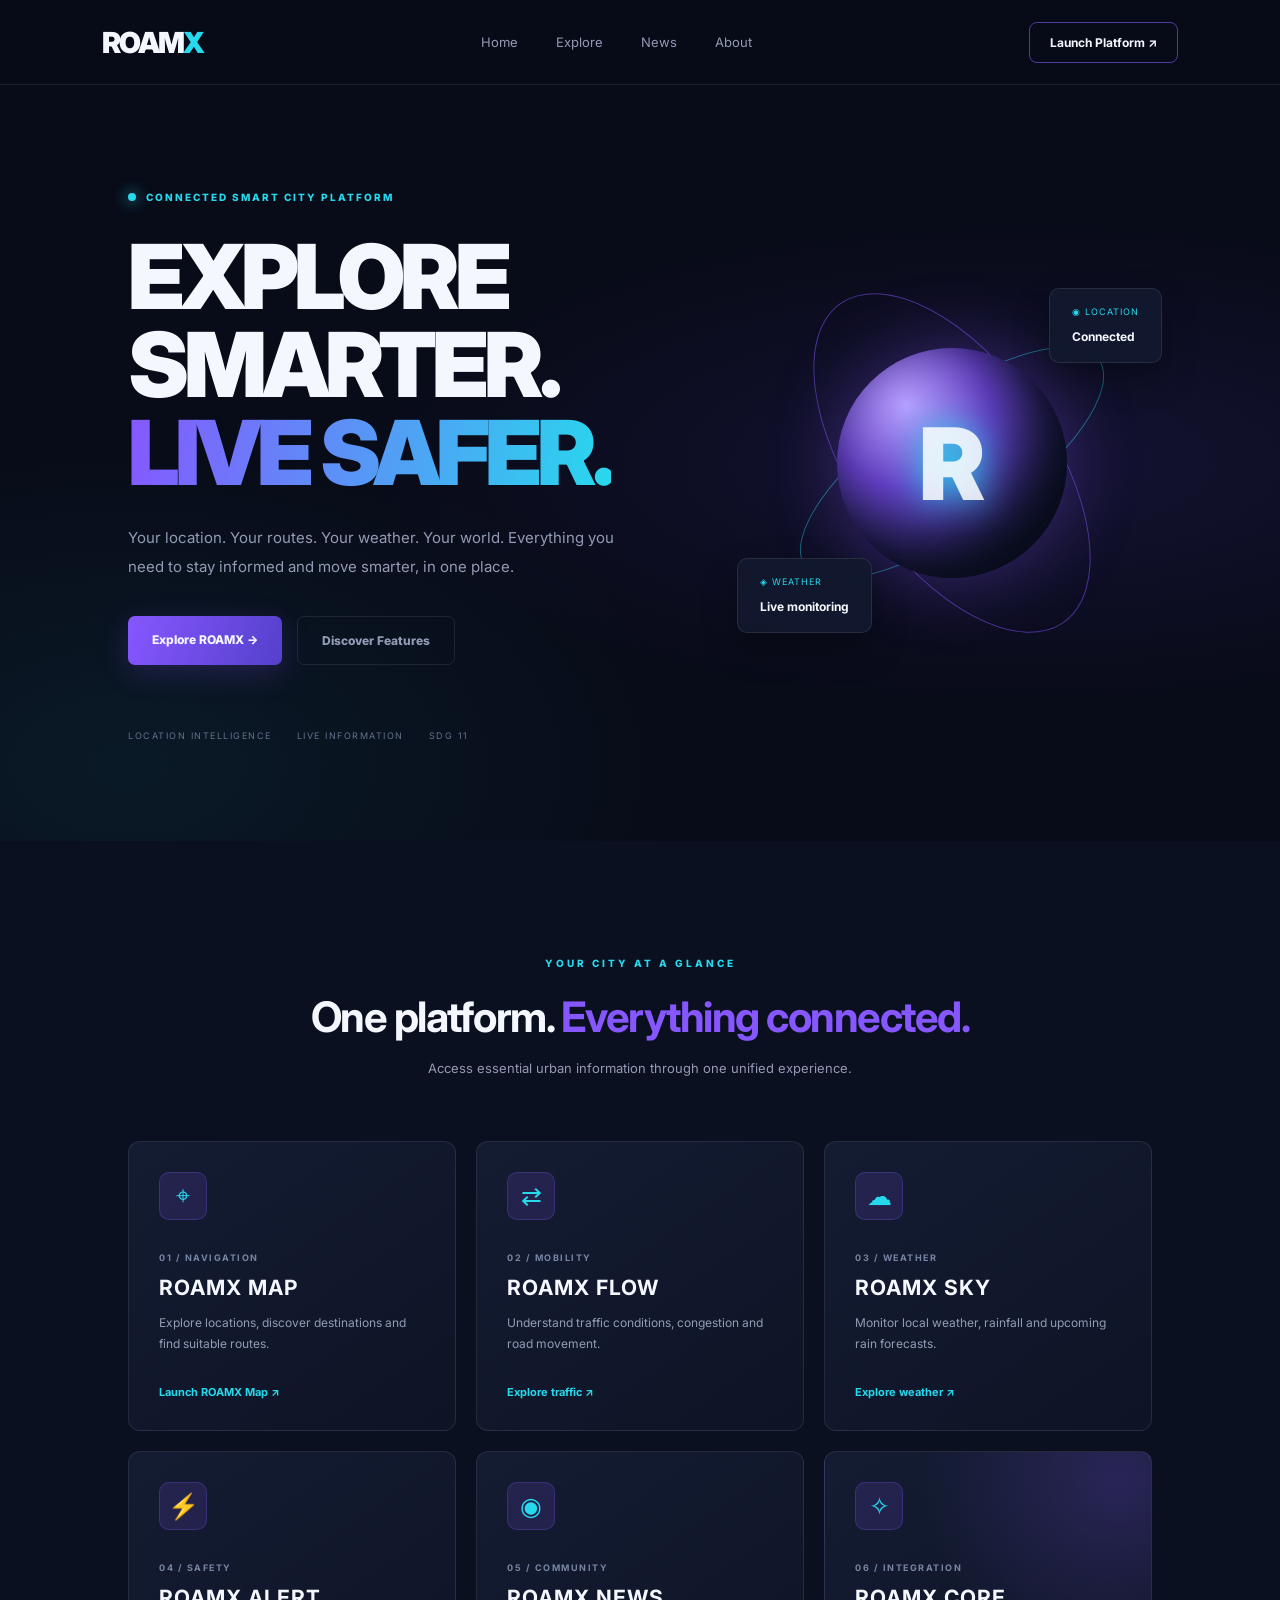
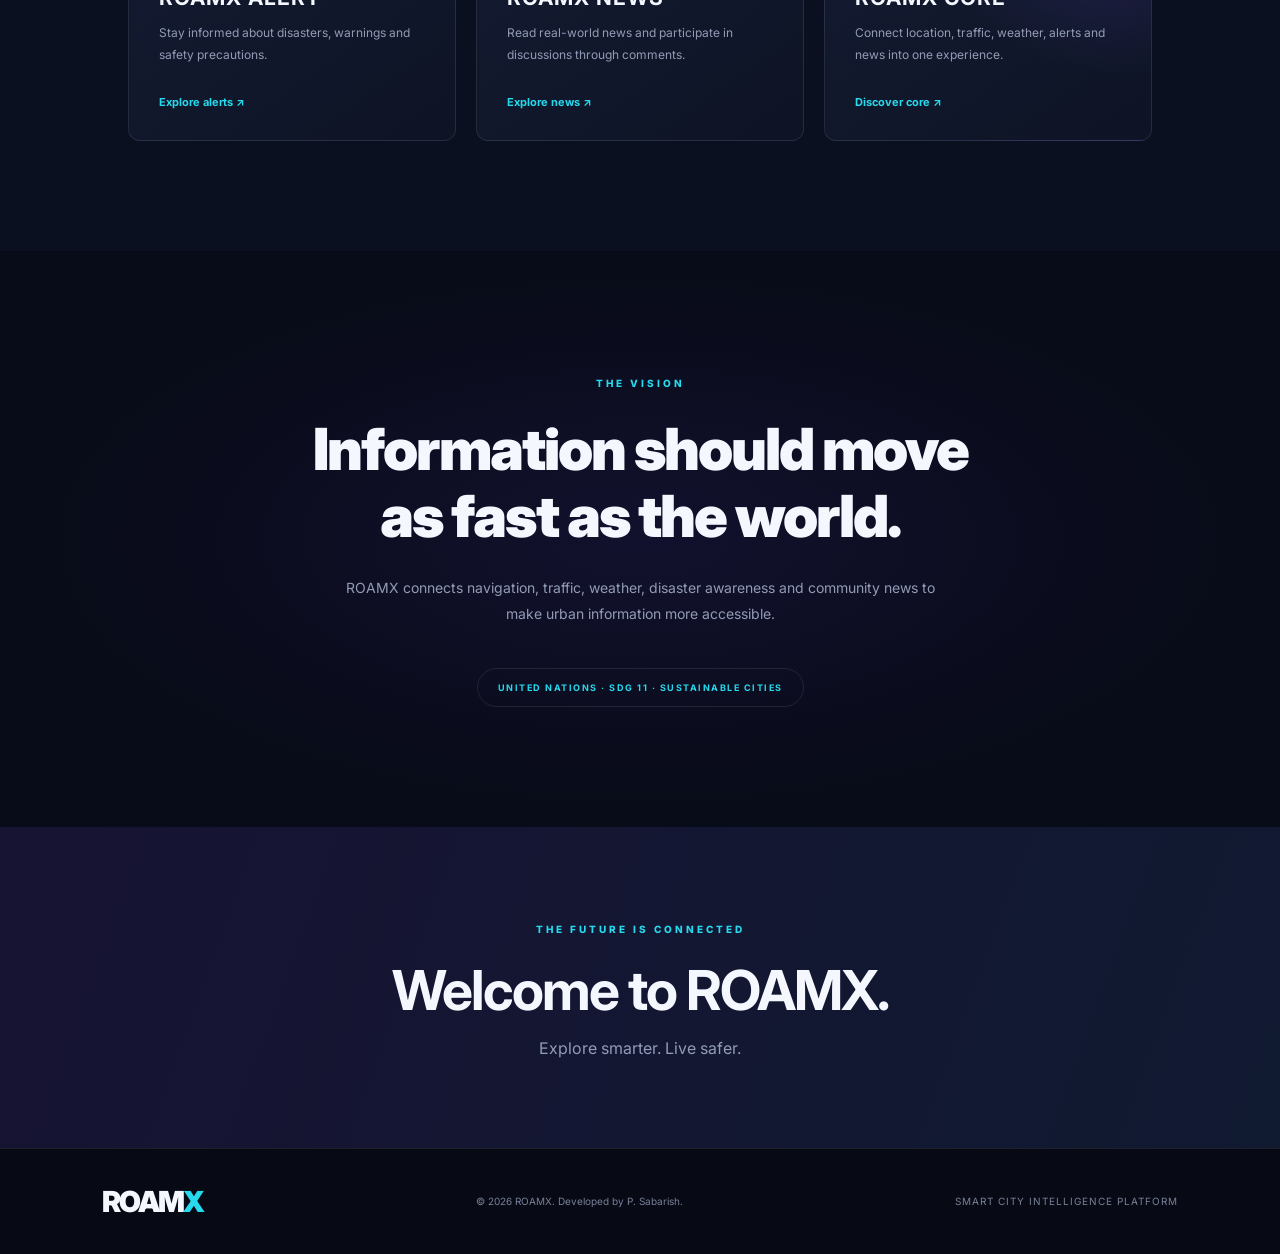
<file: index.html>
<!DOCTYPE html>
<html lang="en">
<head>
    <meta charset="UTF-8">
    <meta name="viewport" content="width=device-width, initial-scale=1.0">
    <meta name="theme-color" content="#080b18">
    <meta name="description" content="ROAMX — Explore smarter. Live safer. Your connected smart city platform.">
    <title>ROAMX | Smart City Intelligence</title>

    <link rel="preconnect" href="https://fonts.googleapis.com">
    <link rel="preconnect" href="https://fonts.gstatic.com" crossorigin>
    <link href="https://fonts.googleapis.com/css2?family=Inter:wght@400;500;600;700;800&display=swap" rel="stylesheet">

    <link rel="stylesheet" href="style.css">
</head>
<body>

    <header class="navbar">
        <a href="#" class="logo">ROAM<span>X</span></a>

        <nav>
            <a href="#home">Home</a>
            <a href="#features">Explore</a>
            <a href="#news">News</a>
            <a href="#about">About</a>
        </nav>

        <a href="#dashboard" class="nav-button">Launch Platform ↗</a>
    </header>

    <main>
        <section class="hero" id="home">
            <div class="hero-content">
                <div class="status">
                    <span class="pulse"></span>
                    CONNECTED SMART CITY PLATFORM
                </div>

                <h1>
                    EXPLORE<br>
                    SMARTER.<br>
                    <span>LIVE SAFER.</span>
                </h1>

                <p>
                    Your location. Your routes. Your weather.
                    Your world. Everything you need to stay
                    informed and move smarter, in one place.
                </p>

                <div class="hero-actions">
                    <a href="#dashboard" class="primary-button">
                        Explore ROAMX →
                    </a>
                    <a href="#features" class="secondary-button">
                        Discover Features
                    </a>
                </div>

                <div class="hero-meta">
                    <span>LOCATION INTELLIGENCE</span>
                    <span>LIVE INFORMATION</span>
                    <span>SDG 11</span>
                </div>
            </div>

            <div class="hero-visual">
                <div class="orbit orbit-one"></div>
                <div class="orbit orbit-two"></div>

                <div class="planet">
                    <div class="planet-text">R</div>
                </div>

                <div class="floating-card card-top">
                    <span>◉ LOCATION</span>
                    <strong>Connected</strong>
                </div>

                <div class="floating-card card-bottom">
                    <span>◈ WEATHER</span>
                    <strong>Live monitoring</strong>
                </div>
            </div>
        </section>

        <section class="dashboard" id="dashboard">
            <div class="section-heading">
                <span>YOUR CITY AT A GLANCE</span>
                <h2>One platform. <span>Everything connected.</span></h2>
                <p>Access essential urban information through one unified experience.</p>
            </div>

            <div class="dashboard-grid">
                <article class="feature-card" id="map">
                    <div class="feature-icon">⌖</div>
                    <span>01 / NAVIGATION</span>
                    <h3>ROAMX MAP</h3>
                    <p>Explore locations, discover destinations and find suitable routes.</p>
                    <a href="map.html">Launch ROAMX Map ↗</a>
                </article>

                <article class="feature-card" id="traffic">
                    <div class="feature-icon">⇄</div>
                    <span>02 / MOBILITY</span>
                    <h3>ROAMX FLOW</h3>
                    <p>Understand traffic conditions, congestion and road movement.</p>
                    <a href="#features">Explore traffic ↗</a>
                </article>

                <article class="feature-card" id="weather">
                    <div class="feature-icon">☁</div>
                    <span>03 / WEATHER</span>
                    <h3>ROAMX SKY</h3>
                    <p>Monitor local weather, rainfall and upcoming rain forecasts.</p>
                    <a href="#features">Explore weather ↗</a>
                </article>

                <article class="feature-card" id="alerts">
                    <div class="feature-icon">⚡</div>
                    <span>04 / SAFETY</span>
                    <h3>ROAMX ALERT</h3>
                    <p>Stay informed about disasters, warnings and safety precautions.</p>
                    <a href="#features">Explore alerts ↗</a>
                </article>

                <article class="feature-card" id="news">
                    <div class="feature-icon">◉</div>
                    <span>05 / COMMUNITY</span>
                    <h3>ROAMX NEWS</h3>
                    <p>Read real-world news and participate in discussions through comments.</p>
                    <a href="#features">Explore news ↗</a>
                </article>

                <article class="feature-card core-card">
                    <div class="feature-icon">✧</div>
                    <span>06 / INTEGRATION</span>
                    <h3>ROAMX CORE</h3>
                    <p>Connect location, traffic, weather, alerts and news into one experience.</p>
                    <a href="#about">Discover core ↗</a>
                </article>
            </div>
        </section>

        <section class="about" id="about">
            <span>THE VISION</span>
            <h2>Information should move<br>as fast as the world.</h2>
            <p>
                ROAMX connects navigation, traffic, weather,
                disaster awareness and community news to make
                urban information more accessible.
            </p>
            <div class="sdg">UNITED NATIONS · SDG 11 · SUSTAINABLE CITIES</div>
        </section>

        <section class="footer-cta" id="features">
            <span>THE FUTURE IS CONNECTED</span>
            <h2>Welcome to ROAMX.</h2>
            <p>Explore smarter. Live safer.</p>
        </section>
    </main>

    <footer>
        <a href="#" class="logo">ROAM<span>X</span></a>
        <p>© 2026 ROAMX. Developed by P. Sabarish.</p>
        <span>SMART CITY INTELLIGENCE PLATFORM</span>
    </footer>

</body>
</html>
</file>
<file: style.css>
@import url('https://fonts.googleapis.com/css2?family=Inter:wght@400;500;600;700;800;900&display=swap');

:root {
    --bg: #080b18;
    --surface: #101629;
    --surface-light: #151e35;
    --violet: #8657ff;
    --cyan: #27d9ed;
    --text: #f5f7ff;
    --muted: #929bb5;
    --border: rgba(255,255,255,0.09);
}

* {
    margin: 0;
    padding: 0;
    box-sizing: border-box;
}

html {
    scroll-behavior: smooth;
}

body {
    font-family: 'Inter', sans-serif;
    background: var(--bg);
    color: var(--text);
    overflow-x: hidden;
}

a {
    color: inherit;
    text-decoration: none;
}

/* NAVIGATION */

.navbar {
    width: 100%;
    height: 85px;
    padding: 0 8%;
    display: flex;
    align-items: center;
    justify-content: space-between;
    border-bottom: 1px solid var(--border);
    background: rgba(8,11,24,0.92);
    position: sticky;
    top: 0;
    z-index: 100;
    backdrop-filter: blur(20px);
}

.logo {
    font-size: 29px;
    font-weight: 900;
    letter-spacing: -2px;
}

.logo span {
    color: var(--cyan);
}

.navbar nav {
    display: flex;
    gap: 38px;
}

.navbar nav a {
    font-size: 13px;
    color: var(--muted);
    transition: 0.3s;
}

.navbar nav a:hover {
    color: var(--cyan);
}

.nav-button {
    padding: 12px 20px;
    border: 1px solid rgba(134,87,255,0.6);
    border-radius: 8px;
    font-size: 12px;
    font-weight: 700;
    transition: 0.3s;
}

.nav-button:hover {
    background: var(--violet);
}

/* HERO */

.hero {
    min-height: 690px;
    padding: 100px 10%;
    display: flex;
    align-items: center;
    justify-content: space-between;
    gap: 50px;
    position: relative;
    overflow: hidden;
    background:
        radial-gradient(ellipse at 80% 50%, rgba(85,57,190,0.16), transparent 45%),
        radial-gradient(ellipse at 10% 90%, rgba(39,217,237,0.07), transparent 35%);
}

.hero-content {
    max-width: 650px;
    z-index: 2;
}

.status {
    display: inline-flex;
    align-items: center;
    gap: 10px;
    color: var(--cyan);
    font-size: 10px;
    font-weight: 800;
    letter-spacing: 2px;
    margin-bottom: 30px;
}

.pulse {
    width: 8px;
    height: 8px;
    border-radius: 50%;
    background: var(--cyan);
    box-shadow: 0 0 15px var(--cyan);
}

.hero h1 {
    font-size: clamp(55px, 7vw, 92px);
    line-height: 0.98;
    font-weight: 900;
    letter-spacing: -5px;
}

.hero h1 span {
    background: linear-gradient(100deg, var(--violet), var(--cyan));
    -webkit-background-clip: text;
    background-clip: text;
    color: transparent;
}

.hero-content > p {
    max-width: 490px;
    color: var(--muted);
    font-size: 15px;
    line-height: 1.9;
    margin-top: 28px;
}

.hero-actions {
    display: flex;
    gap: 15px;
    margin-top: 35px;
    flex-wrap: wrap;
}

.primary-button,
.secondary-button {
    padding: 16px 24px;
    border-radius: 7px;
    font-size: 12px;
    font-weight: 800;
    transition: 0.3s;
}

.primary-button {
    background: linear-gradient(110deg, var(--violet), #5540cb);
    box-shadow: 0 8px 30px rgba(134,87,255,0.2);
}

.primary-button:hover {
    transform: translateY(-4px);
    box-shadow: 0 10px 35px rgba(134,87,255,0.4);
}

.secondary-button {
    border: 1px solid var(--border);
    color: var(--muted);
}

.secondary-button:hover {
    border-color: var(--cyan);
    color: var(--cyan);
}

.hero-meta {
    display: flex;
    gap: 25px;
    flex-wrap: wrap;
    margin-top: 65px;
}

.hero-meta span {
    font-size: 9px;
    color: #65708b;
    letter-spacing: 1.5px;
}

/* HERO VISUAL */

.hero-visual {
    width: 400px;
    height: 400px;
    flex-shrink: 0;
    position: relative;
    display: grid;
    place-items: center;
}

.planet {
    width: 230px;
    height: 230px;
    border-radius: 50%;
    display: grid;
    place-items: center;
    background:
        radial-gradient(circle at 30% 25%, #b7a0ff, #6440c6 35%, #171a43 75%);
    box-shadow:
        0 0 70px rgba(134,87,255,0.35),
        inset -25px -25px 60px #080b18;
    position: relative;
    z-index: 2;
}

.planet-text {
    font-size: 100px;
    font-weight: 900;
    color: rgba(255,255,255,0.85);
    text-shadow: 0 0 35px var(--cyan);
}

.orbit {
    position: absolute;
    width: 360px;
    height: 130px;
    border: 1px solid rgba(39,217,237,0.45);
    border-radius: 50%;
    transform: rotate(-35deg);
}

.orbit-two {
    width: 390px;
    height: 200px;
    border-color: rgba(134,87,255,0.5);
    transform: rotate(55deg);
}

.floating-card {
    position: absolute;
    z-index: 3;
    background: rgba(18,25,46,0.9);
    backdrop-filter: blur(15px);
    border: 1px solid var(--border);
    padding: 17px 22px;
    border-radius: 10px;
    box-shadow: 0 15px 35px rgba(0,0,0,0.3);
}

.floating-card span {
    display: block;
    font-size: 9px;
    color: var(--cyan);
    letter-spacing: 1px;
    margin-bottom: 8px;
}

.floating-card strong {
    font-size: 12px;
}

.card-top {
    top: 25px;
    right: -10px;
}

.card-bottom {
    bottom: 30px;
    left: -15px;
}

/* DASHBOARD */

.dashboard {
    padding: 110px 10%;
    background: #0b1020;
}

.section-heading {
    text-align: center;
    margin-bottom: 60px;
}

.section-heading > span,
.about > span,
.footer-cta > span {
    font-size: 10px;
    color: var(--cyan);
    font-weight: 800;
    letter-spacing: 3px;
}

.section-heading h2 {
    font-size: clamp(27px, 4vw, 42px);
    margin-top: 20px;
    letter-spacing: -1.5px;
}

.section-heading h2 span {
    color: var(--violet);
}

.section-heading p {
    color: var(--muted);
    font-size: 13px;
    margin-top: 15px;
    line-height: 1.8;
}

.dashboard-grid {
    display: grid;
    grid-template-columns: repeat(3, 1fr);
    gap: 20px;
}

.feature-card {
    min-height: 260px;
    padding: 30px;
    background: linear-gradient(145deg, #141c33, #0e1425);
    border: 1px solid var(--border);
    border-radius: 12px;
    transition: 0.35s;
    position: relative;
    overflow: hidden;
}

.feature-card:hover {
    transform: translateY(-7px);
    border-color: rgba(39,217,237,0.5);
    box-shadow: 0 15px 45px rgba(0,0,0,0.25);
}

.feature-icon {
    width: 48px;
    height: 48px;
    display: grid;
    place-items: center;
    background: rgba(134,87,255,0.14);
    color: var(--cyan);
    border: 1px solid rgba(134,87,255,0.25);
    border-radius: 10px;
    font-size: 25px;
    margin-bottom: 25px;
}

.feature-card > span {
    font-size: 9px;
    color: #7785a5;
    letter-spacing: 1.5px;
    font-weight: 700;
}

.feature-card h3 {
    font-size: 21px;
    margin-top: 10px;
    letter-spacing: 1px;
}

.feature-card p {
    font-size: 12px;
    line-height: 1.8;
    color: var(--muted);
    margin-top: 12px;
    margin-bottom: 25px;
}

.feature-card > a {
    font-size: 11px;
    font-weight: 700;
    color: var(--cyan);
}

.core-card {
    background:
        radial-gradient(circle at 90% 10%, rgba(134,87,255,0.2), transparent 50%),
        linear-gradient(145deg, #141c33, #0e1425);
}

/* ABOUT */

.about {
    padding: 120px 10%;
    text-align: center;
    background:
        radial-gradient(ellipse at center, rgba(85,57,190,0.13), transparent 65%),
        var(--bg);
}

.about h2 {
    font-size: clamp(35px, 5vw, 58px);
    font-weight: 900;
    letter-spacing: -2px;
    margin-top: 25px;
    line-height: 1.15;
}

.about p {
    max-width: 600px;
    margin: 25px auto;
    color: var(--muted);
    font-size: 14px;
    line-height: 1.9;
}

.sdg {
    display: inline-block;
    padding: 13px 20px;
    border: 1px solid var(--border);
    border-radius: 30px;
    color: var(--cyan);
    font-size: 9px;
    font-weight: 700;
    letter-spacing: 1.5px;
    margin-top: 15px;
}

/* FOOTER CTA */

.footer-cta {
    padding: 90px 10%;
    text-align: center;
    background: linear-gradient(110deg, #171333, #101a31);
}

.footer-cta h2 {
    font-size: clamp(35px, 5vw, 55px);
    margin-top: 20px;
    letter-spacing: -2px;
}

.footer-cta p {
    margin-top: 15px;
    color: var(--muted);
}

/* FOOTER */

footer {
    padding: 35px 8%;
    display: flex;
    justify-content: space-between;
    align-items: center;
    flex-wrap: wrap;
    gap: 20px;
    background: #070a14;
    border-top: 1px solid var(--border);
}

footer p,
footer > span {
    color: #78819a;
    font-size: 10px;
}

footer > span {
    letter-spacing: 1px;
}

/* RESPONSIVE DESIGN */

@media (max-width: 1000px) {
    .hero {
        padding: 80px 7%;
    }

    .hero-visual {
        transform: scale(0.8);
    }

    .dashboard {
        padding: 90px 7%;
    }

    .dashboard-grid {
        grid-template-columns: repeat(2, 1fr);
    }
}

@media (max-width: 700px) {
    .navbar {
        height: auto;
        min-height: 75px;
        padding: 18px 6%;
        flex-wrap: wrap;
        gap: 15px;
    }

    .navbar nav {
        order: 3;
        width: 100%;
        justify-content: space-between;
        gap: 10px;
    }

    .navbar nav a {
        font-size: 11px;
    }

    .nav-button {
        font-size: 10px;
        padding: 10px;
    }

    .hero {
        padding: 75px 7%;
        flex-direction: column;
        align-items: flex-start;
    }

    .hero h1 {
        letter-spacing: -3px;
    }

    .hero-visual {
        align-self: center;
        transform: scale(0.75);
        margin: -20px 0;
        transform-origin: center;
    }

    .hero-meta {
        margin-top: 40px;
    }

    .dashboard {
        padding: 75px 6%;
    }

    .dashboard-grid {
        grid-template-columns: 1fr;
    }

    .feature-card {
        min-height: 240px;
    }

    .about {
        padding: 85px 7%;
    }

    footer {
        justify-content: center;
        text-align: center;
        flex-direction: column;
    }
}

@media (max-width: 380px) {
    .hero-visual {
        transform: scale(0.62);
        margin-left: -25px;
    }
}
</file>
